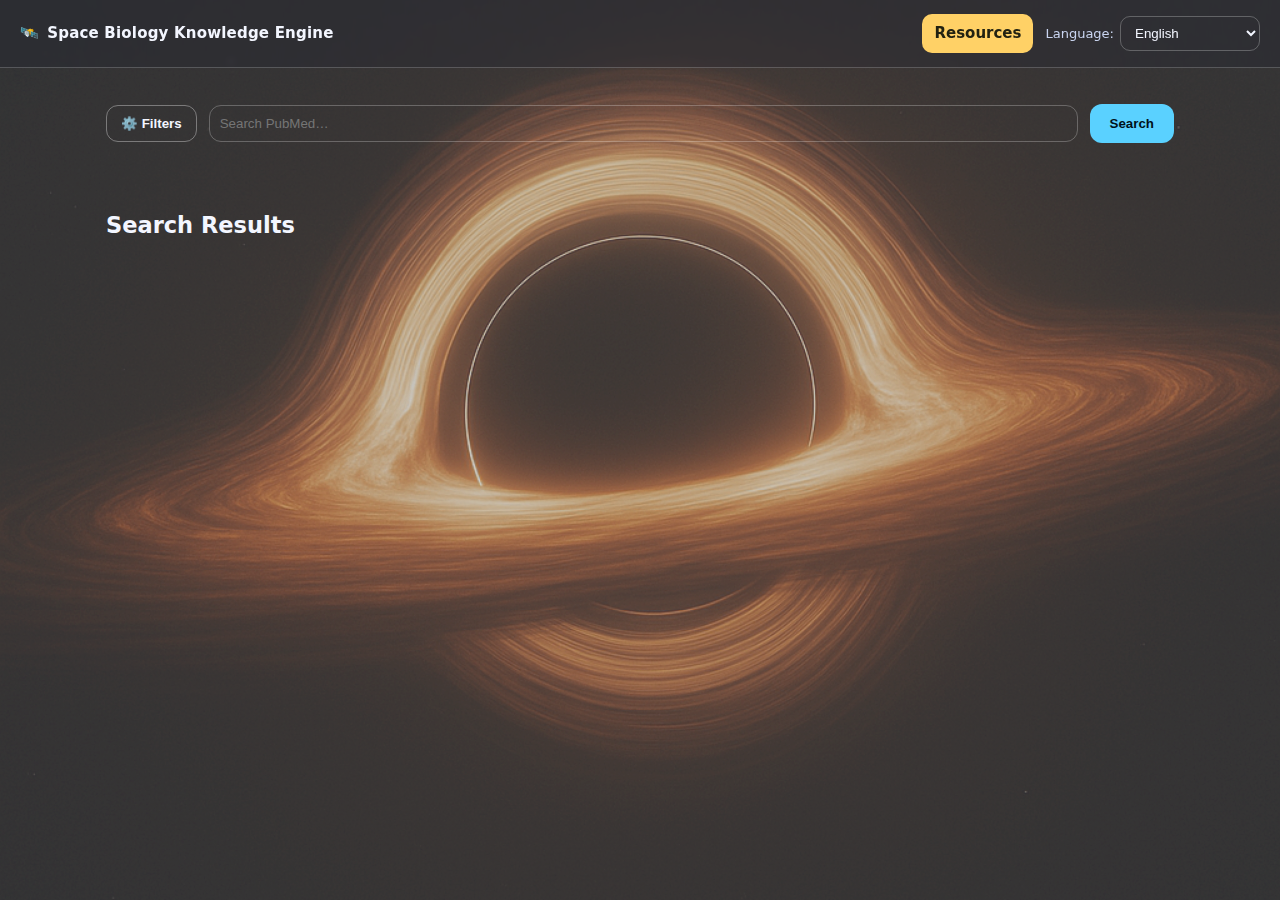
<file: static/index.html>
<!doctype html>
<html lang="en">
<head>
  <meta charset="utf-8" />
  <title>Space Biology Knowledge Engine</title>
  <meta name="viewport" content="width=device-width, initial-scale=1" />
  <link rel="stylesheet" href="/static/styles.css" />

  <style>
    .hidden{display:none!important}

    .topbar{
      display:flex;align-items:center;justify-content:space-between;
      padding:14px 20px;background:rgba(14,22,46,.18);
      border-bottom:1px solid rgba(255,255,255,.2);backdrop-filter:blur(3px);
      position:sticky;top:0;z-index:20;
    }
    .brand{font-weight:700;letter-spacing:.2px;display:flex;align-items:center;gap:8px}
    .right-controls{display:flex;align-items:center;gap:12px}
    .resources-link{
      background:#ffd166;color:#221;border:none;text-decoration:none;
      padding:8px 12px;border-radius:10px;font-weight:700;display:inline-flex;align-items:center;
    }
    .resources-link:hover{filter:brightness(1.05)}
    .langbox{display:flex;align-items:center;gap:6px}
    .langbox label{font-size:13px;color:var(--muted)}
    .langbox select{
      min-width:140px;padding:8px 10px;border-radius:10px;
      border:1px solid rgba(255,255,255,.25);background:transparent;color:var(--text);
    }
    select option{background:#0b0f1a;color:#f1f4ff}
    select:focus-visible{outline:2px solid #5ad1ff}

    .content section{width:min(1100px,96vw);margin:0 auto 16px}
    pre#abstract{border:1px dashed rgba(255,255,255,.3);border-radius:12px;padding:12px}

    /* Reputation area */
    .reputation{margin-top:16px}
    .reputation h3{margin:8px 0}

    /* NEW: SVG chart container */
    #repChartSvg{max-width:780px;width:100%;overflow:hidden;margin:6px 0 2px}

    /* Breakdown rows (keep) */
    #repBreakdown{margin-top:8px}
    .rep-row{
      display:grid;
      grid-template-columns: 180px 1fr 48px;
      align-items:center;
      gap:12px;
      padding:8px 0;
      border-top:1px dashed rgba(255,255,255,.25);
    }
    .rep-row:first-child{border-top:0}
    .rep-left{font-weight:600}
    .rep-val{ text-align:right; font-variant-numeric:tabular-nums }

    .repbar{
      height:10px; border-radius:999px; overflow:hidden;
      background:rgba(255,255,255,.18);
      border:1px solid rgba(255,255,255,.25);
    }
    .repbar > span{
      display:block; height:100%; width:0%;
      background:linear-gradient(90deg,#ff9f66,#aef45a,#5ad1ff);
      transition:width .35s ease;
    }

    .badge{display:inline-block;margin:8px 0;padding:6px 10px;border-radius:999px;font-weight:800;letter-spacing:.2px;color:#00121a;}
    .badge.low{background:#ff8080;}
    .badge.medium{background:#ffd166;}
    .badge.high{background:#8df59a;}
    .badge.veryhigh{background:#5ad1ff;}

    .meter{width:100%;height:10px;background:rgba(255,255,255,.18);border-radius:999px;overflow:hidden;border:1px solid rgba(255,255,255,.25);margin:6px 0 10px;}
    .meter > span{display:block;height:100%;width:0%;background:linear-gradient(90deg,#ff9f66,#aef45a,#5ad1ff);transition:width .4s ease;}
  </style>
</head>
<body>
  <header class="topbar">
    <div class="brand">🛰️ <span id="appTitle">Space Biology Knowledge Engine</span></div>
    <div class="right-controls">
      <a class="resources-link" href="/static/resources.html">Resources</a>
      <div class="langbox">
        <label for="langSelect">Language:</label>
        <select id="langSelect">
          <option value="en">English</option><option value="es">Español</option><option value="fr">Français</option>
          <option value="de">Deutsch</option><option value="it">Italiano</option><option value="pt">Português</option>
          <option value="ru">Русский</option><option value="zh-CN">中文(简)</option><option value="ja">日本語</option>
          <option value="fa">فارسی</option><option value="ar">العربية</option><option value="hi">हिन्दी</option>
          <option value="tr">Türkçe</option><option value="ko">한국어</option>
        </select>
      </div>
    </div>
  </header>

  <div class="layout">
    <main class="content">
      <!-- Search row -->
      <section class="searchbar glass">
        <button id="openFilters" class="ghost">⚙️ Filters</button>
        <!-- prevent browser from restoring old query -->
        <input id="query" type="text" placeholder="Search PubMed…" autocomplete="off" autocapitalize="off" autocorrect="off" spellcheck="false" />
        <button id="searchBtn">Search</button>
      </section>

      <section class="glass">
        <h2 data-i18n="results">Search Results</h2>
        <div id="results" aria-live="polite"></div>
      </section>

      <section id="paperSection" class="hidden glass">
        <h2 data-i18n="selectedPaper">Selected Paper</h2>
        <pre id="abstract"></pre>

        <div class="summary">
          <button id="summBtn" data-i18n="summarize">Summarize</button>
          <div id="summaryText"></div>
        </div>

        <div class="reputation">
          <h3>Journal Reputation</h3>

          <!-- NEW: Inline SVG bar chart renders here -->
          <div id="repChartSvg"></div>

          <div id="repExplain" class="muted"></div>
          <div id="repBadge" class="badge">—</div>
          <div class="meter"><span id="repMeter"></span></div>
          <div id="repBreakdown"></div>
        </div>
      </section>
    </main>
  </div>

  <!-- Filters Drawer -->
  <aside id="filterDrawer" class="drawer hidden">
    <div class="drawer-inner">
      <div class="drawer-header">
        <strong>Filters</strong>
        <button id="closeFilters" class="ghost">✖</button>
      </div>

      <div class="field">
        <label>Publication date</label>
        <div class="two">
          <input id="startYear" type="number" min="1800" max="2100" value="2000" />
          <input id="endYear" type="number" min="1800" max="2100" value="2025" />
        </div>
      </div>

      <div class="field">
        <label>Text availability</label>
        <select id="textAvailability">
          <option>Any</option><option>Abstract</option><option>Free full text</option><option>Full text</option>
        </select>
      </div>

      <div class="field">
        <label>Article language</label>
        <select id="language">
          <option>Any</option><option>English</option><option>Spanish</option><option>French</option><option>German</option>
          <option>Italian</option><option>Portuguese</option><option>Russian</option><option>Chinese</option>
          <option>Japanese</option><option>Persian</option><option>Arabic</option><option>Hindi</option>
          <option>Turkish</option><option>Korean</option>
        </select>
      </div>

      <button id="expandFilters" class="secondary">+ See all the filters</button>

      <div id="advancedFilters" class="hidden">
        <div class="field">
          <label>Article attribute</label>
          <select id="articleAttribute">
            <option>None</option><option>Systematic Review</option><option>Clinical Trial</option>
            <option>Randomized Controlled Trial</option><option>Review</option><option>Meta-Analysis</option>
            <option>Case Reports</option>
          </select>
        </div>

        <div class="field">
          <label>Article type</label>
          <select id="articleType">
            <option>None</option><option>Journal Article</option><option>Editorial</option><option>Letter</option><option>Guideline</option>
            <option>Dataset</option>
          </select>
        </div>

        <div class="field"><label>Species</label>
          <select id="species"><option>Any</option><option>Humans</option><option>Animals</option></select>
        </div>
        <div class="field"><label>Sex</label>
          <select id="sex"><option>Any</option><option>Male</option><option>Female</option></select>
        </div>
        <div class="field"><label>Age</label>
          <select id="age"><option>Any</option><option>Child</option><option>Adolescent</option><option>Adult</option><option>Middle Aged</option><option>Aged</option></select>
        </div>
        <div class="field"><label>Other</label>
          <select id="other"><option>None</option><option>Preprint</option><option>Retracted</option></select>
        </div>
      </div>

      <div class="drawer-actions">
        <button id="applyFilters">Apply</button>
        <button id="clearBtn" class="ghost">Clear</button>
      </div>
    </div>
  </aside>

  <script src="/static/app.js"></script>
</body>
</html>
</file>
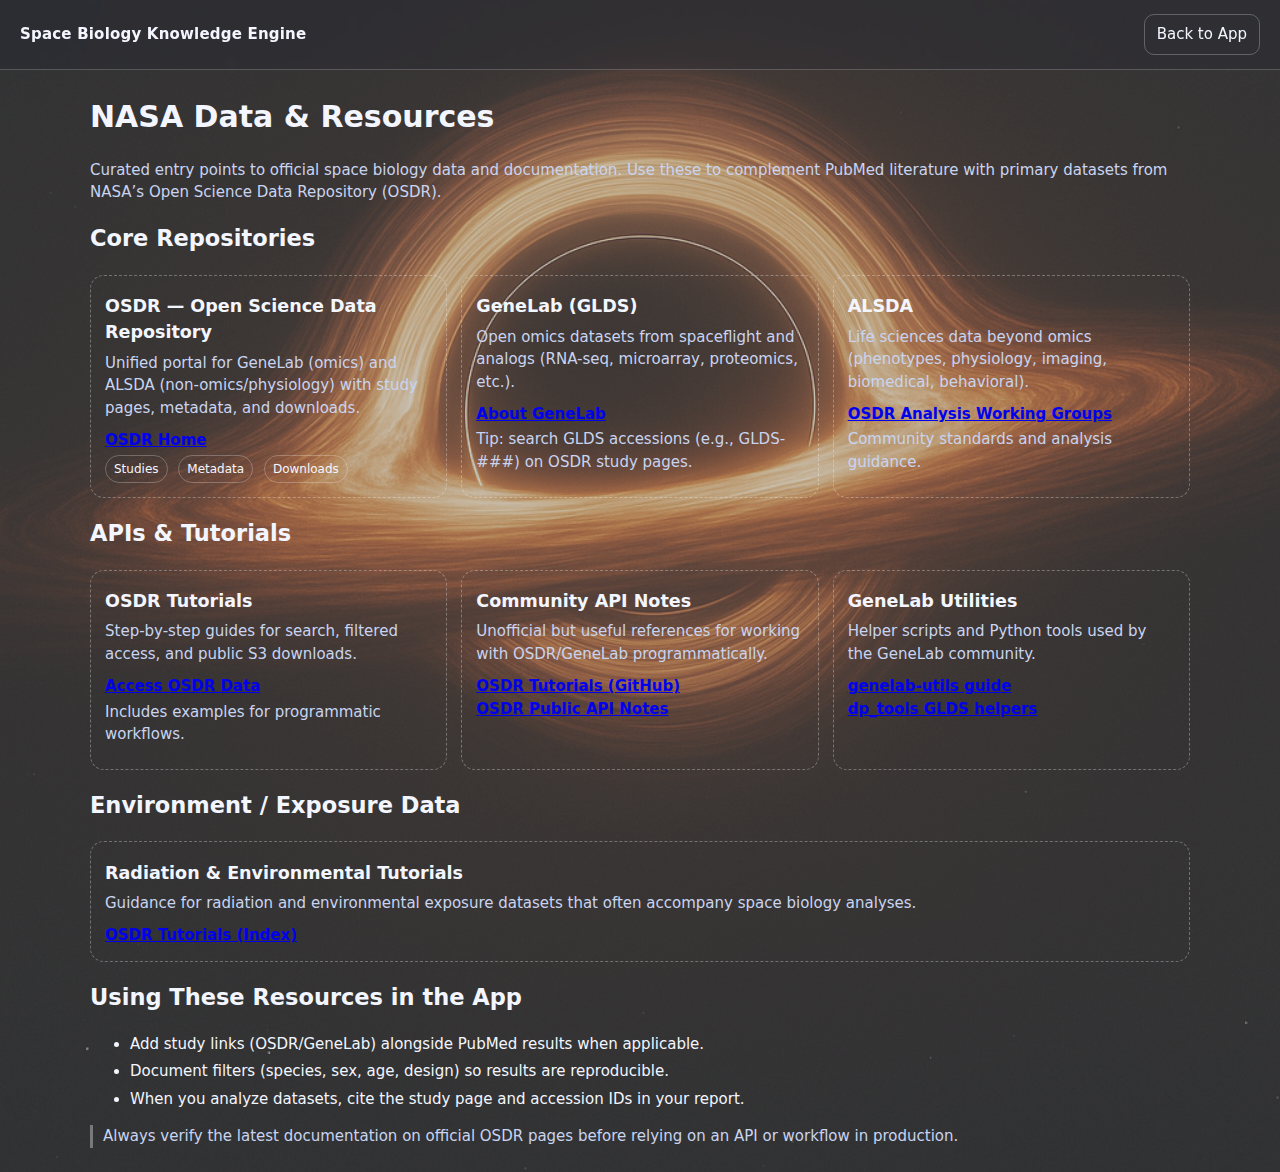
<file: static/resources.html>
<!doctype html>
<html lang="en">
<head>
  <meta charset="utf-8" />
  <title>NASA Data & Resources</title>
  <meta name="viewport" content="width=device-width, initial-scale=1" />
  <link rel="stylesheet" href="/static/styles.css" />
  <style>
    /* Page-specific tweaks (reuses styles.css for the general look) */
    .wrap{width:min(1100px,95vw);margin:24px auto}
    .grid{display:grid;grid-template-columns:repeat(auto-fit,minmax(280px,1fr));gap:14px}
    .card{background:transparent;border:1px dashed rgba(255,255,255,.3);border-radius:14px;padding:14px}
    .card h3{margin:.2rem 0 .4rem}
    .card p{margin:.2rem 0 .6rem;color:var(--muted)}
    .card a{font-weight:700}
    .pill{display:inline-block;margin:4px 6px 0 0;padding:4px 8px;border-radius:999px;border:1px solid rgba(255,255,255,.25);font-size:12px}
    .muted{color:var(--muted)}
    .topbar-actions{display:flex;align-items:center;gap:10px}
    .topbar-actions a{border:1px solid rgba(255,255,255,.25);padding:8px 12px;border-radius:10px;text-decoration:none;color:var(--text)}
    .note{border-left:3px solid rgba(255,255,255,.35);padding-left:10px;margin:12px 0;color:var(--muted)}
    .list-tight li{margin:.3rem 0}
  </style>
</head>
<body>
  <!-- Consistent header with the app -->
  <header class="topbar">
    <div class="brand">Space Biology Knowledge Engine</div>
    <div class="topbar-actions">
      <a href="/" aria-label="Back to App">Back to App</a>
    </div>
  </header>

  <div class="wrap">
    <h1>NASA Data & Resources</h1>
    <p class="muted">
      Curated entry points to official space biology data and documentation. Use these to complement PubMed
      literature with primary datasets from NASA’s Open Science Data Repository (OSDR).
    </p>

    <h2>Core Repositories</h2>
    <div class="grid">
      <div class="card">
        <h3>OSDR — Open Science Data Repository</h3>
        <p>Unified portal for GeneLab (omics) and ALSDA (non-omics/physiology) with study pages, metadata, and downloads.</p>
        <a href="https://www.nasa.gov/osdr/" target="_blank" rel="noopener">OSDR Home</a>
        <div>
          <span class="pill">Studies</span>
          <span class="pill">Metadata</span>
          <span class="pill">Downloads</span>
        </div>
      </div>

      <div class="card">
        <h3>GeneLab (GLDS)</h3>
        <p>Open omics datasets from spaceflight and analogs (RNA-seq, microarray, proteomics, etc.).</p>
        <a href="https://www.nasa.gov/osdr-genelab-about/" target="_blank" rel="noopener">About GeneLab</a>
        <p class="muted">Tip: search GLDS accessions (e.g., GLDS-###) on OSDR study pages.</p>
      </div>

      <div class="card">
        <h3>ALSDA</h3>
        <p>Life sciences data beyond omics (phenotypes, physiology, imaging, biomedical, behavioral).</p>
        <a href="https://awg.osdr.space/" target="_blank" rel="noopener">OSDR Analysis Working Groups</a>
        <p class="muted">Community standards and analysis guidance.</p>
      </div>
    </div>

    <h2>APIs & Tutorials</h2>
    <div class="grid">
      <div class="card">
        <h3>OSDR Tutorials</h3>
        <p>Step-by-step guides for search, filtered access, and public S3 downloads.</p>
        <a href="https://osdr-tutorials.readthedocs.io/en/latest/pages/guides/access_osdr_data.html" target="_blank" rel="noopener">
          Access OSDR Data
        </a>
        <p class="muted">Includes examples for programmatic workflows.</p>
      </div>

      <div class="card">
        <h3>Community API Notes</h3>
        <p>Unofficial but useful references for working with OSDR/GeneLab programmatically.</p>
        <a href="https://github.com/nasa/OSDR_Tutorials" target="_blank" rel="noopener">OSDR Tutorials (GitHub)</a><br/>
        <a href="https://github.com/dr-richard-barker/OSDR_tutorial.io/blob/main/osdr-public-api.md" target="_blank" rel="noopener">OSDR Public API Notes</a>
      </div>

      <div class="card">
        <h3>GeneLab Utilities</h3>
        <p>Helper scripts and Python tools used by the GeneLab community.</p>
        <a href="https://hackmd.io/%40AstrobioMike/Hy_-RVzqc" target="_blank" rel="noopener">genelab-utils guide</a><br/>
        <a href="https://torres-alexis.github.io/dp_tools/dp_tools/glds_api/commons.html" target="_blank" rel="noopener">dp_tools GLDS helpers</a>
      </div>
    </div>

    <h2>Environment / Exposure Data</h2>
    <div class="grid">
      <div class="card">
        <h3>Radiation & Environmental Tutorials</h3>
        <p>Guidance for radiation and environmental exposure datasets that often accompany space biology analyses.</p>
        <a href="https://dev2-osdr-tutorials.readthedocs.io/en/latest/" target="_blank" rel="noopener">OSDR Tutorials (Index)</a>
      </div>
    </div>

    <h2>Using These Resources in the App</h2>
    <ul class="list-tight">
      <li>Add study links (OSDR/GeneLab) alongside PubMed results when applicable.</li>
      <li>Document filters (species, sex, age, design) so results are reproducible.</li>
      <li>When you analyze datasets, cite the study page and accession IDs in your report.</li>
    </ul>
    <p class="note">
      Always verify the latest documentation on official OSDR pages before relying on an API or workflow in production.
    </p>
  </div>
</body>
</html>
</file>
<file: static/styles.css>
:root{
  --bg:#0b1020; --panel:#121931; --card:#171f3b; --muted:#c9d4f0; --text:#f3f6ff; --accent:#5ad1ff;
  --accent2:#aef45a; --danger:#ff6b6b; --space:16px; --radius:14px;
}

*{box-sizing:border-box}

/* Background with subtle brightening overlay and space texture */
body{
  margin:0;
  background:
    linear-gradient(rgba(255,255,255,.18), rgba(255,255,255,.18)),
    linear-gradient(rgba(8,12,26,.25), rgba(8,12,26,.25)),
    url("/static/bg-wormhole.png") center / cover fixed no-repeat;
  color:var(--text);
  font:15px/1.5 Inter,system-ui,Segoe UI,Roboto,Arial;
}

/* Keep consistent with inline style overrides in index.html */
.topbar{
  display:flex;justify-content:space-between;align-items:center;
  padding:14px 20px;
  background:rgba(14,22,46,.18);
  border-bottom:1px solid rgba(255,255,255,.2);
  backdrop-filter: blur(3px);
  position:sticky;top:0;z-index:10
}
.brand{font-weight:700;letter-spacing:.2px}

/* Make native selects readable on dark background */
.lang select{
  background:#000;           /* dark dropdown surface */
  color:#fff;                /* white text */
  border:1px solid rgba(255,255,255,.25);
  border-radius:10px;
  padding:8px 10px;
  height:40px;
}
.lang label{font-size:14px}

/* Some browsers allow styling options; provide contrasting colors */
.lang select option{
  color:#000;
  background:#fff;
}

/* Layout containers */
.layout{display:grid;grid-template-columns:1fr;gap:20px;padding:20px}
.content{background:transparent;border:0;border-radius:0;padding:0}
.glass{background:transparent;border:0;border-radius:14px;padding:16px;box-shadow:none;backdrop-filter:none}

/* Search bar */
.searchbar{
  display:flex;gap:12px;align-items:center;margin:0 auto 14px;
  width:min(1200px, 96vw);
}
.searchbar input{flex:5 1 900px}
.searchbar button#openFilters{flex:0 0 auto}
.searchbar button#searchBtn{flex:0 0 auto;padding:12px 20px}

/* Sections width alignment */
.content > section, section.glass{
  width:min(1200px, 96vw);
  margin:0 auto 16px;
}

/* Results list */
#results .card{
  background:transparent;border:0;border-radius:0;padding:12px 0;margin:10px 0
}
#results .card + .card{
  border-top:1px dashed rgba(255,255,255,.28);
  padding-top:14px;margin-top:14px
}
.title{font-weight:600}
.meta{color:var(--muted);font-size:13px;margin:6px 0 10px}
.actions{display:flex;gap:8px}

/* Inputs & buttons */
select,input,button{
  border-radius:12px;
  border:1px solid rgba(255,255,255,.25);
  background:transparent;
  color:var(--text)
}
select,input{padding:10px;width:100%}
button{padding:10px 14px;cursor:pointer;background:var(--accent);color:#00121a;border:none;font-weight:600}
button.secondary{background:var(--accent2);color:#041207}
button.ghost{background:transparent;color:var(--text);border:1px solid rgba(255,255,255,.35)}
button:disabled{opacity:.6;cursor:not-allowed}

/* Pre blocks (abstract) */
pre{
  white-space:pre-wrap;
  background:transparent;
  border:1px dashed rgba(255,255,255,.30);
  border-radius:12px;padding:12px
}

/* Filters drawer */
.drawer{position:relative}
.drawer.hidden{display:none}
.drawer-inner{
  width:min(1100px, 96vw);
  margin:0 auto;
  background:rgba(14,22,46,.18);
  border:1px solid rgba(255,255,255,.2);
  border-radius:14px;
  padding:16px;
  backdrop-filter: blur(3px);
}
.drawer-header{display:flex;justify-content:space-between;align-items:center;margin-bottom:10px}
.field{margin-bottom:12px}
.field label{display:block;color:var(--muted);margin-bottom:6px}
.field .two{display:grid;grid-template-columns:1fr 1fr;gap:8px}
.drawer-actions{display:flex;gap:8px;justify-content:flex-end}

/* Reputation badge and meter (reinforced in index inline too) */
.badge{
  display:inline-block; margin:8px 0; padding:6px 10px;
  border-radius:999px; font-weight:800; letter-spacing:.2px; color:#00121a;
}
.badge.low{ background:#ff8080; }
.badge.medium{ background:#ffd166; }
.badge.high{ background:#8df59a; }
.badge.veryhigh{ background:#5ad1ff; }

.meter{
  width:100%; height:10px; background:rgba(255,255,255,.18);
  border-radius:999px; overflow:hidden; border:1px solid rgba(255,255,255,.25); margin:6px 0 10px;
}
.meter > span{
  display:block; height:100%; width:0%;
  background:linear-gradient(90deg,#ff9f66,#aef45a,#5ad1ff);
  transition:width .4s ease;
}

#repBreakdown .rowline{
  display:flex; justify-content:space-between; gap:10px;
  padding:6px 0; border-top:1px dashed rgba(255,255,255,.25);
}
#repBreakdown .rowline:first-child{ border-top:0; }
</file>
